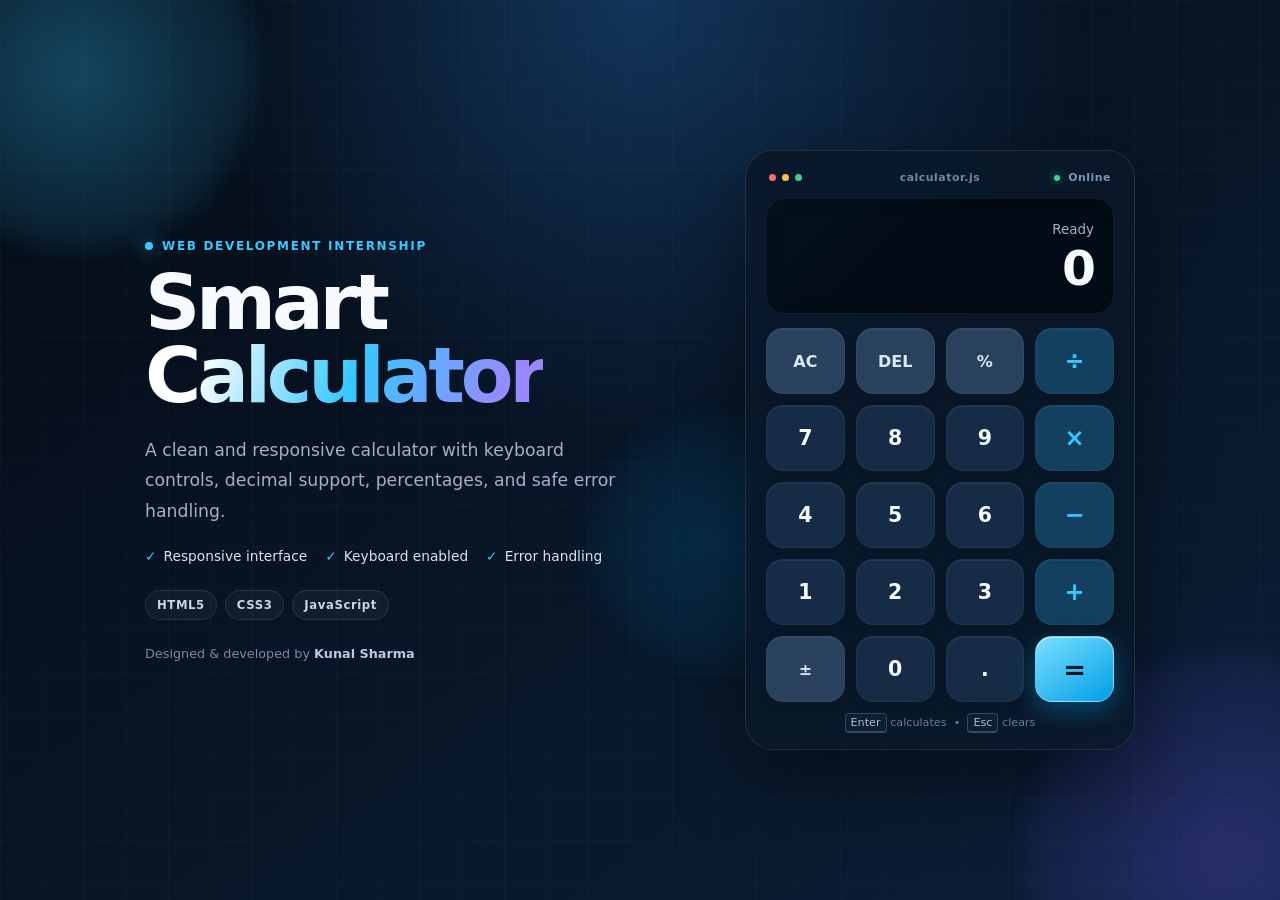
<file: task-01-simple-calculator/index.html>
<!DOCTYPE html>
<html lang="en">
<head>
  <meta charset="UTF-8">
  <meta name="viewport" content="width=device-width, initial-scale=1.0">
  <meta name="theme-color" content="#07111f">
  <meta name="description" content="A responsive calculator internship project built with HTML, CSS, and JavaScript.">
  <title>Smart Calculator | Kunal Sharma</title>
  <link rel="stylesheet" href="style.css">
</head>
<body>
  <div class="background-effects" aria-hidden="true">
    <span class="orb orb-one"></span>
    <span class="orb orb-two"></span>
    <span class="orb orb-three"></span>
  </div>

  <main class="page-shell">
    <section class="project-copy" aria-labelledby="project-title">
      <p class="eyebrow"><span></span> Web Development Internship</p>
      <h1 id="project-title">Smart<br><strong>Calculator</strong></h1>
      <p class="description">
        A clean and responsive calculator with keyboard controls, decimal support,
        percentages, and safe error handling.
      </p>

      <ul class="feature-list" aria-label="Project features">
        <li>Responsive interface</li>
        <li>Keyboard enabled</li>
        <li>Error handling</li>
      </ul>

      <div class="tech-stack" aria-label="Technologies used">
        <span>HTML5</span>
        <span>CSS3</span>
        <span>JavaScript</span>
      </div>

      <p class="author">Designed &amp; developed by <strong>Kunal Sharma</strong></p>
    </section>

    <section class="calculator-card" aria-label="Smart calculator">
      <header class="calculator-header">
        <div class="window-controls" aria-hidden="true">
          <span></span><span></span><span></span>
        </div>
        <p>calculator.js</p>
        <span class="status"><i></i> Online</span>
      </header>

      <div class="display" aria-live="polite" aria-atomic="true">
        <p class="calculation" id="calculation">Ready</p>
        <output class="result" id="result">0</output>
      </div>

      <div class="keypad">
        <button class="key utility" type="button" data-action="clear" title="Clear calculator">AC</button>
        <button class="key utility" type="button" data-action="delete" aria-label="Delete last digit" title="Delete last digit">DEL</button>
        <button class="key utility" type="button" data-action="percent" aria-label="Percentage" title="Percentage">%</button>
        <button class="key operator" type="button" data-operation="/" aria-label="Divide" title="Divide">÷</button>

        <button class="key" type="button" data-number="7">7</button>
        <button class="key" type="button" data-number="8">8</button>
        <button class="key" type="button" data-number="9">9</button>
        <button class="key operator" type="button" data-operation="*" aria-label="Multiply" title="Multiply">×</button>

        <button class="key" type="button" data-number="4">4</button>
        <button class="key" type="button" data-number="5">5</button>
        <button class="key" type="button" data-number="6">6</button>
        <button class="key operator" type="button" data-operation="-" aria-label="Subtract" title="Subtract">−</button>

        <button class="key" type="button" data-number="1">1</button>
        <button class="key" type="button" data-number="2">2</button>
        <button class="key" type="button" data-number="3">3</button>
        <button class="key operator" type="button" data-operation="+" aria-label="Add" title="Add">+</button>

        <button class="key utility" type="button" data-action="sign" aria-label="Change number sign" title="Change number sign">±</button>
        <button class="key" type="button" data-number="0">0</button>
        <button class="key" type="button" data-number="." aria-label="Decimal point">.</button>
        <button class="key equals" id="equals-button" type="button" data-action="calculate" aria-label="Calculate answer" title="Calculate answer">=</button>
      </div>

      <p class="keyboard-tip"><kbd>Enter</kbd> calculates &nbsp;•&nbsp; <kbd>Esc</kbd> clears</p>
    </section>
  </main>

  <script src="script.js"></script>
</body>
</html>
</file>
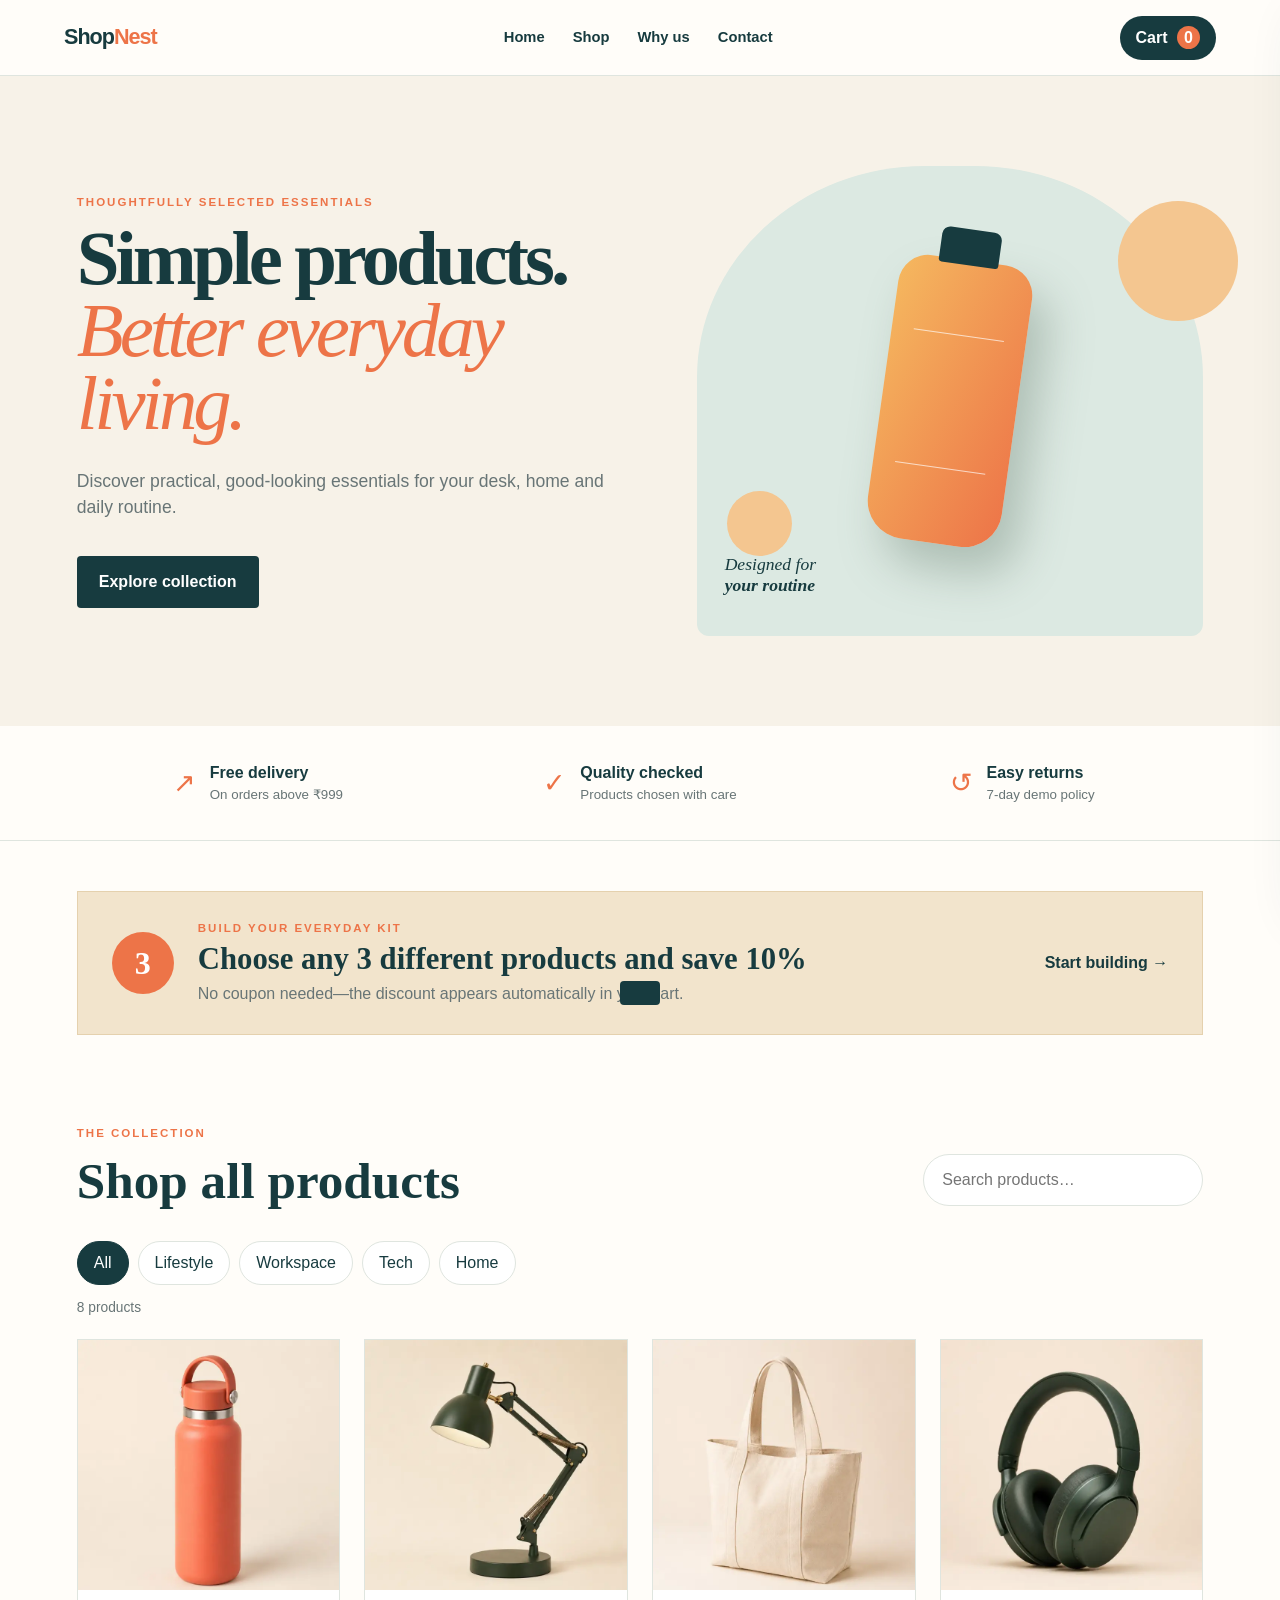
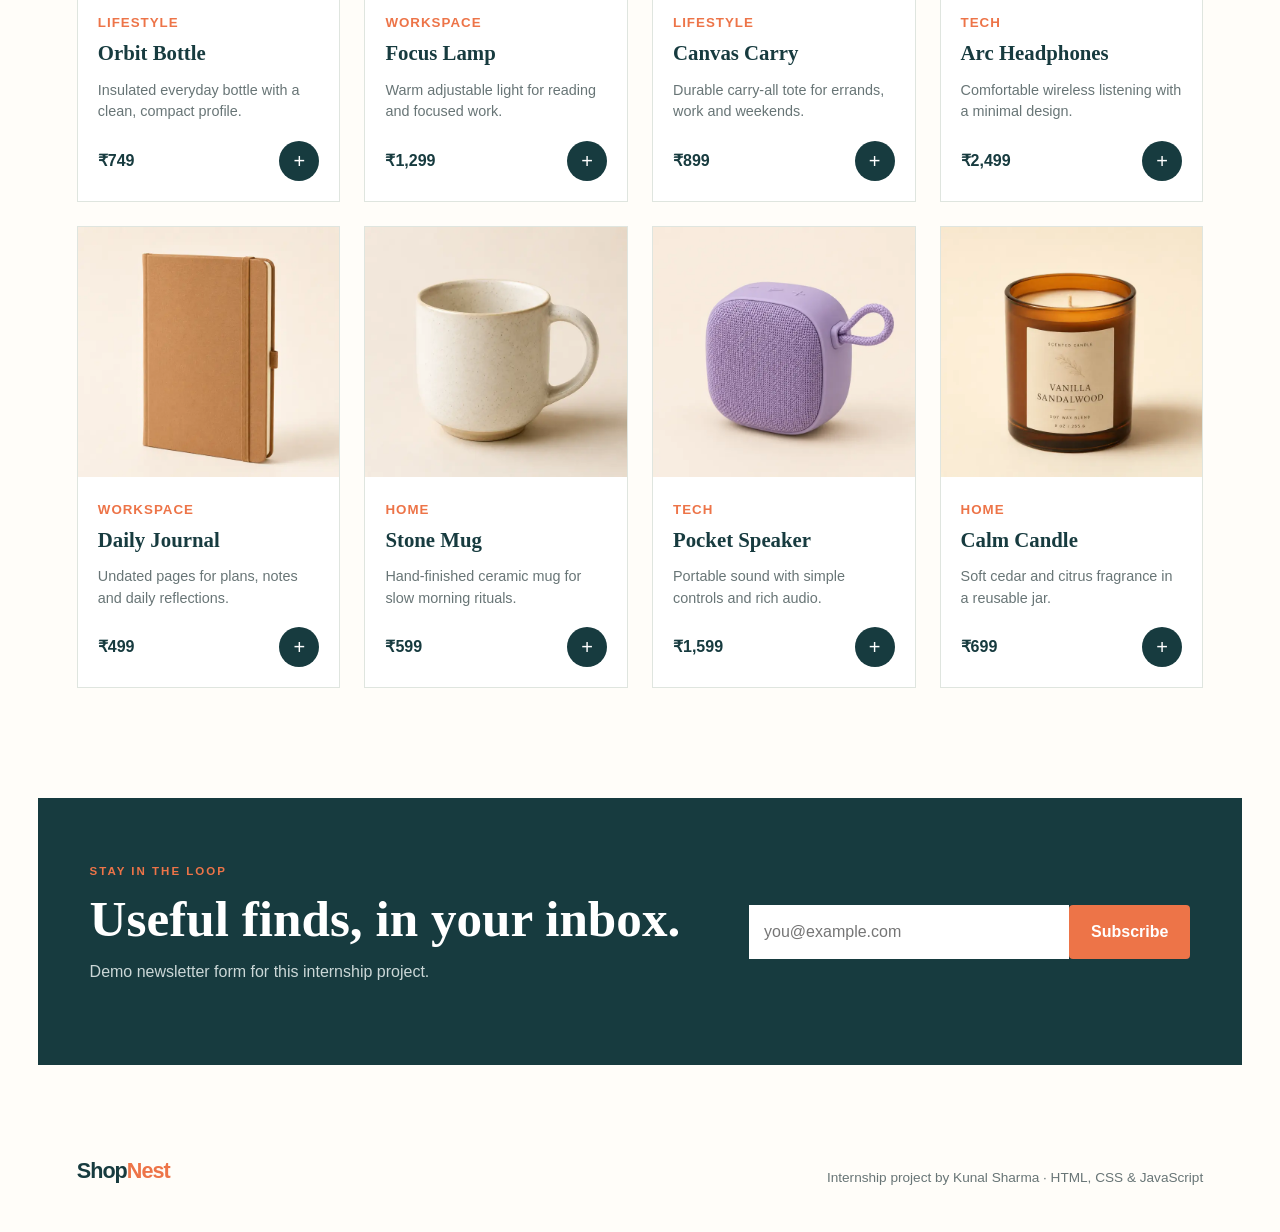
<file: task-02-ecommerce-website/index.html>
<!DOCTYPE html>
<html lang="en">
<head>
  <meta charset="UTF-8">
  <meta name="viewport" content="width=device-width, initial-scale=1.0">
  <meta name="description" content="ShopNest is a responsive e-commerce internship project built with HTML, CSS, and JavaScript.">
  <meta name="theme-color" content="#173b3f">
  <title>ShopNest | Modern Everyday Essentials</title>
  <link rel="stylesheet" href="style.css">
</head>
<body>
  <header class="site-header">
    <a class="brand" href="#home" aria-label="ShopNest home">Shop<span>Nest</span></a>
    <button class="menu-button" id="menuButton" type="button" aria-expanded="false" aria-controls="mainNav">☰<span class="sr-only">Open menu</span></button>
    <nav id="mainNav" aria-label="Main navigation">
      <a href="#home">Home</a><a href="#products">Shop</a><a href="#benefits">Why us</a><a href="#contact">Contact</a>
    </nav>
    <button class="cart-button" id="cartButton" type="button" aria-label="Open shopping cart">Cart <span id="cartCount">0</span></button>
  </header>

  <main>
    <section class="hero" id="home">
      <div class="hero-copy">
        <p class="eyebrow">Thoughtfully selected essentials</p>
        <h1>Simple products.<br><em>Better everyday living.</em></h1>
        <p>Discover practical, good-looking essentials for your desk, home and daily routine.</p>
        <a class="primary-button" href="#products">Explore collection</a>
      </div>
      <div class="hero-art" aria-label="Featured reusable water bottle">
        <div class="shape shape-one"></div><div class="shape shape-two"></div>
        <div class="bottle"><span></span></div>
        <p>Designed for<br><strong>your routine</strong></p>
      </div>
    </section>

    <section class="benefits" id="benefits" aria-label="Store benefits">
      <article><span>↗</span><div><strong>Free delivery</strong><small>On orders above ₹999</small></div></article>
      <article><span>✓</span><div><strong>Quality checked</strong><small>Products chosen with care</small></div></article>
      <article><span>↺</span><div><strong>Easy returns</strong><small>7-day demo policy</small></div></article>
    </section>

    <aside class="bundle-banner" aria-label="Everyday Kit bundle offer">
      <div class="bundle-mark" aria-hidden="true">3</div>
      <div>
        <p class="eyebrow">Build your Everyday Kit</p>
        <h2>Choose any 3 different products and save 10%</h2>
        <p>No coupon needed—the discount appears automatically in your cart.</p>
      </div>
      <a href="#products">Start building →</a>
    </aside>

    <section class="shop-section" id="products">
      <div class="section-heading">
        <div><p class="eyebrow">The collection</p><h2>Shop all products</h2></div>
        <label class="search-box"><span class="sr-only">Search products</span><input id="searchInput" type="search" placeholder="Search products…" autocomplete="off"></label>
      </div>
      <div class="filters" id="filters" aria-label="Product categories"></div>
      <p class="result-count" id="resultCount" aria-live="polite"></p>
      <div class="product-grid" id="productGrid"></div>
      <p class="empty-state" id="emptyState" hidden>No matching products found. Try another search.</p>
    </section>

    <section class="newsletter" id="contact">
      <div><p class="eyebrow">Stay in the loop</p><h2>Useful finds, in your inbox.</h2><p>Demo newsletter form for this internship project.</p></div>
      <form id="newsletterForm"><label class="sr-only" for="email">Email address</label><input id="email" type="email" placeholder="you@example.com" required><button type="submit">Subscribe</button></form>
    </section>
  </main>

  <footer><a class="brand" href="#home">Shop<span>Nest</span></a><p>Internship project by Kunal Sharma · HTML, CSS &amp; JavaScript</p></footer>

  <div class="overlay" id="overlay" hidden></div>
  <aside class="cart-drawer" id="cartDrawer" aria-labelledby="cartTitle" aria-hidden="true">
    <header><div><p class="eyebrow">Your selection</p><h2 id="cartTitle">Shopping cart</h2></div><button id="closeCart" type="button" aria-label="Close cart">×</button></header>
    <div class="cart-items" id="cartItems"></div>
    <div class="cart-footer">
      <p class="bundle-progress" id="bundleStatus" aria-live="polite"></p>
      <div class="discount-row" id="discountRow" hidden><span>Everyday Kit discount</span><strong id="cartDiscount">−₹0</strong></div>
      <div><span>Total</span><strong id="cartTotal">₹0</strong></div>
      <small>Taxes and delivery calculated at checkout</small>
      <button class="checkout-button" id="checkoutButton" type="button">Demo checkout</button>
    </div>
  </aside>

  <dialog id="checkoutDialog">
    <form id="checkoutForm" method="dialog"><button class="dialog-close" value="cancel" aria-label="Close checkout">×</button><p class="eyebrow">Demo only</p><h2>Checkout details</h2><p>No payment or personal information is sent anywhere.</p><label>Full name<input name="name" required autocomplete="name"></label><label>Email<input name="email" type="email" required autocomplete="email"></label><label>Delivery address<textarea name="address" required rows="3" autocomplete="street-address"></textarea></label><button class="primary-button" value="confirm" type="submit">Place demo order</button></form>
  </dialog>
  <div class="toast" id="toast" role="status" aria-live="polite"></div>
  <script src="script.js"></script>
</body>
</html>
</file>
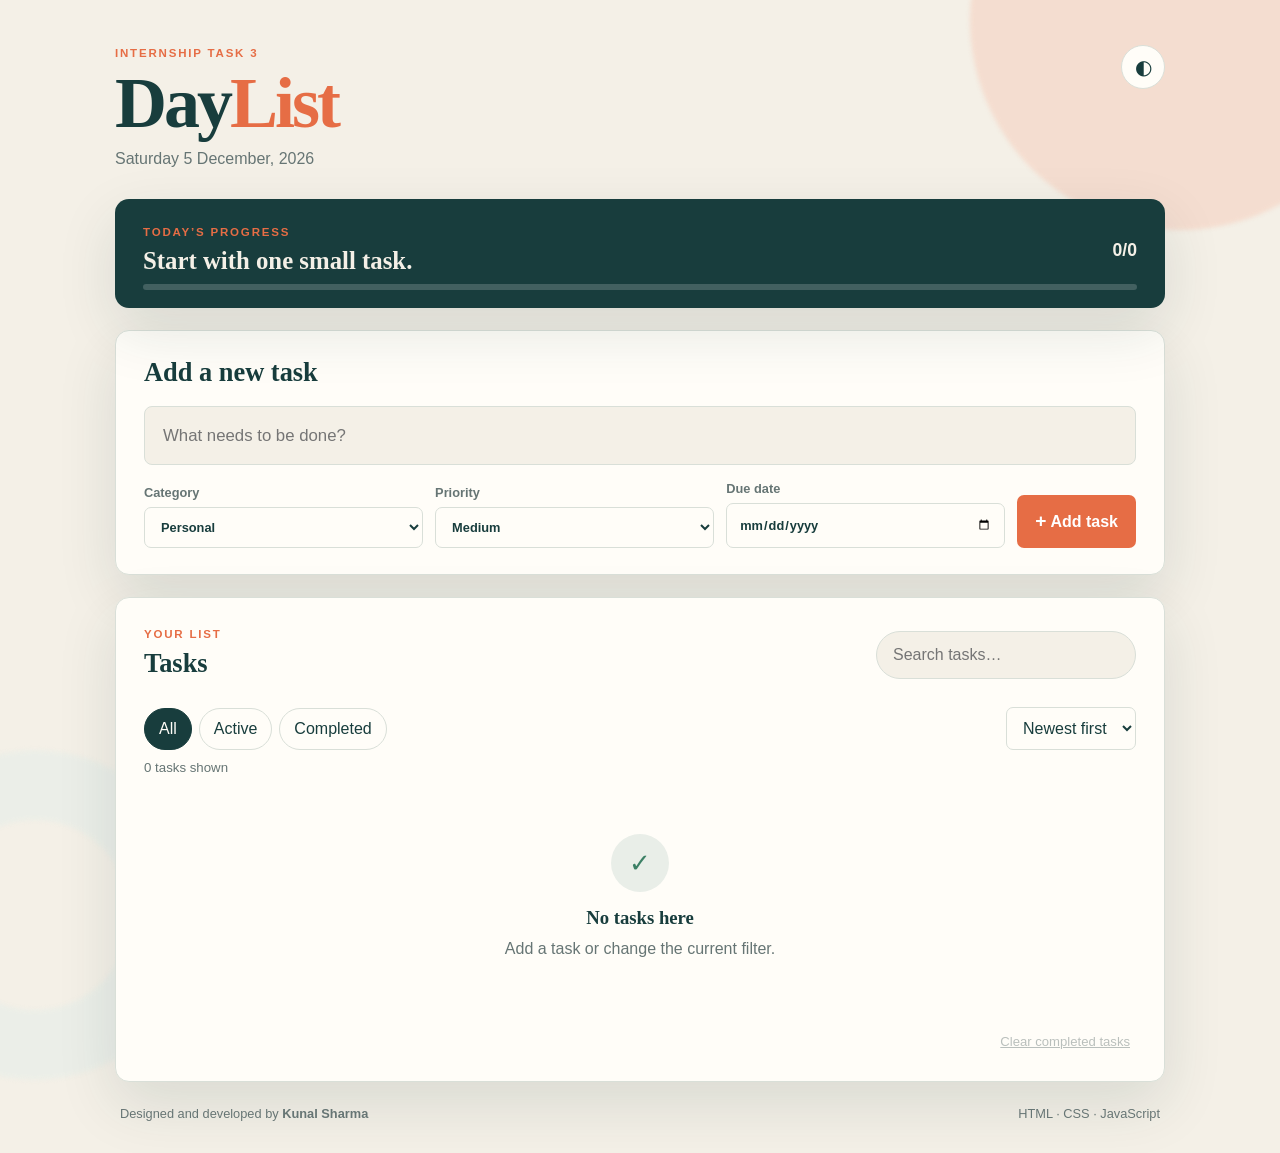
<file: task-03-todo-list-app/index.html>
<!DOCTYPE html>
<html lang="en">
<head>
  <meta charset="UTF-8">
  <meta name="viewport" content="width=device-width, initial-scale=1.0">
  <meta name="description" content="DayList is a responsive to-do list internship project built with HTML, CSS and JavaScript.">
  <meta name="theme-color" content="#183d3d">
  <title>DayList | Simple Task Manager</title>
  <link rel="stylesheet" href="style.css">
</head>
<body>
  <div class="background-shape shape-one" aria-hidden="true"></div>
  <div class="background-shape shape-two" aria-hidden="true"></div>

  <main class="app-shell">
    <header class="app-header">
      <div>
        <p class="eyebrow">Internship Task 3</p>
        <h1>Day<span>List</span></h1>
        <p class="today" id="todayText"></p>
      </div>
      <button class="theme-button" id="themeButton" type="button" aria-label="Switch colour theme" title="Switch colour theme">
        <span aria-hidden="true">◐</span>
      </button>
    </header>

    <section class="progress-card" aria-labelledby="progressTitle">
      <div>
        <p class="eyebrow" id="progressTitle">Today’s progress</p>
        <strong id="progressMessage">Start with one small task.</strong>
      </div>
      <div class="progress-number"><span id="completedCount">0</span>/<span id="totalCount">0</span></div>
      <div class="progress-track" aria-hidden="true"><span id="progressBar"></span></div>
    </section>

    <section class="task-creator" aria-labelledby="addTaskTitle">
      <h2 id="addTaskTitle">Add a new task</h2>
      <form id="taskForm">
        <label class="task-input-label">
          <span class="sr-only">Task title</span>
          <input id="taskInput" name="task" type="text" maxlength="100" placeholder="What needs to be done?" autocomplete="off" required>
        </label>

        <div class="task-options">
          <label>
            <span>Category</span>
            <select id="categoryInput" name="category">
              <option value="Personal">Personal</option>
              <option value="Study">Study</option>
              <option value="Work">Work</option>
              <option value="Health">Health</option>
            </select>
          </label>
          <label>
            <span>Priority</span>
            <select id="priorityInput" name="priority">
              <option value="low">Low</option>
              <option value="medium" selected>Medium</option>
              <option value="high">High</option>
            </select>
          </label>
          <label>
            <span>Due date</span>
            <input id="dateInput" name="dueDate" type="date">
          </label>
          <button class="add-button" type="submit"><span aria-hidden="true">+</span> Add task</button>
        </div>
      </form>
    </section>

    <section class="tasks-section" aria-labelledby="taskListTitle">
      <div class="section-heading">
        <div>
          <p class="eyebrow">Your list</p>
          <h2 id="taskListTitle">Tasks</h2>
        </div>
        <label class="search-box">
          <span class="sr-only">Search tasks</span>
          <input id="searchInput" type="search" placeholder="Search tasks…" autocomplete="off">
        </label>
      </div>

      <div class="toolbar">
        <div class="filters" id="filters" aria-label="Filter tasks">
          <button class="filter-button active" type="button" data-filter="all" aria-pressed="true">All</button>
          <button class="filter-button" type="button" data-filter="active" aria-pressed="false">Active</button>
          <button class="filter-button" type="button" data-filter="completed" aria-pressed="false">Completed</button>
        </div>
        <select id="sortInput" aria-label="Sort tasks">
          <option value="newest">Newest first</option>
          <option value="due-date">Due date</option>
          <option value="priority">Priority</option>
        </select>
      </div>

      <p class="result-text" id="resultText" aria-live="polite"></p>
      <ul class="task-list" id="taskList"></ul>

      <div class="empty-state" id="emptyState" hidden>
        <div aria-hidden="true">✓</div>
        <h3>No tasks here</h3>
        <p>Add a task or change the current filter.</p>
      </div>

      <button class="clear-button" id="clearCompletedButton" type="button">Clear completed tasks</button>
    </section>

    <footer>
      <p>Designed and developed by <strong>Kunal Sharma</strong></p>
      <p>HTML · CSS · JavaScript</p>
    </footer>
  </main>

  <dialog id="editDialog">
    <form id="editForm" method="dialog">
      <button class="dialog-close" type="button" id="closeDialogButton" aria-label="Close edit form">×</button>
      <p class="eyebrow">Update task</p>
      <h2>Edit your task</h2>
      <input id="editTaskId" type="hidden">
      <label>Task title<input id="editTaskInput" type="text" maxlength="100" required></label>
      <label>Category
        <select id="editCategoryInput">
          <option value="Personal">Personal</option><option value="Study">Study</option><option value="Work">Work</option><option value="Health">Health</option>
        </select>
      </label>
      <label>Priority
        <select id="editPriorityInput">
          <option value="low">Low</option><option value="medium">Medium</option><option value="high">High</option>
        </select>
      </label>
      <label>Due date<input id="editDateInput" type="date"></label>
      <button class="save-button" type="submit">Save changes</button>
    </form>
  </dialog>

  <div class="toast" id="toast" role="status" aria-live="polite"></div>
  <script src="script.js"></script>
</body>
</html>
</file>
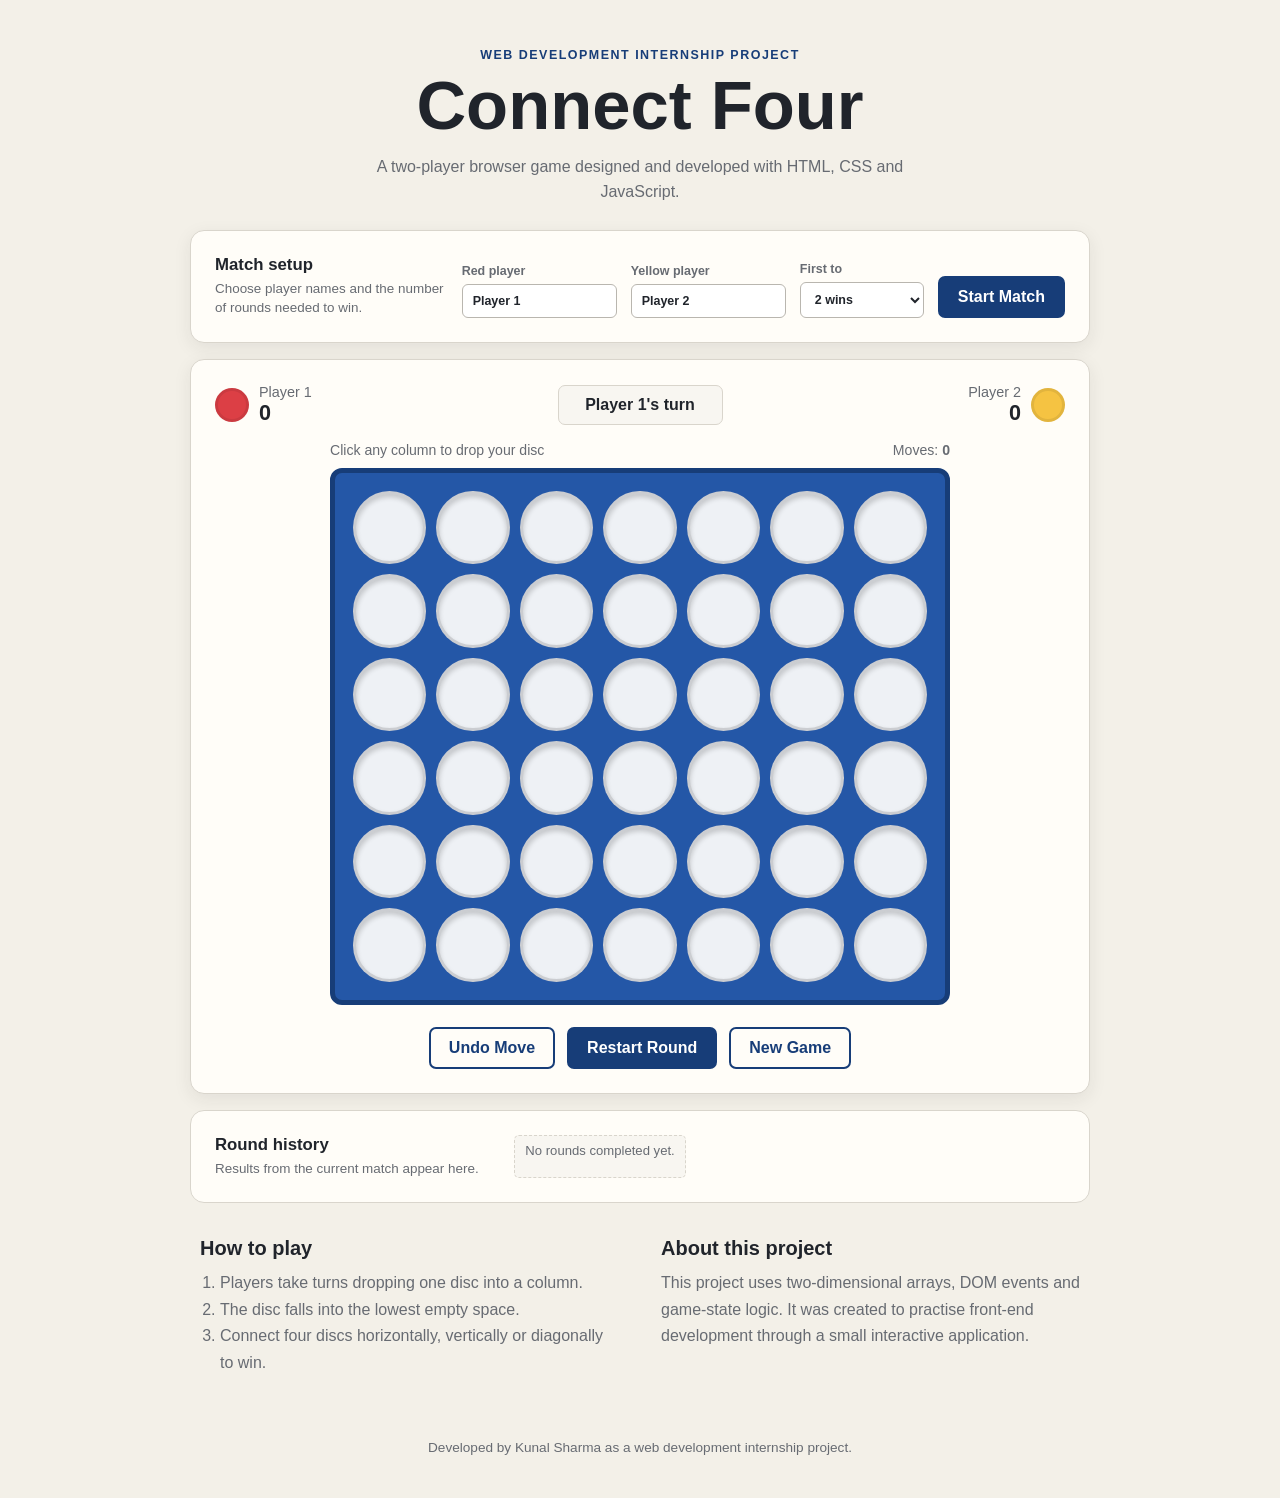
<file: task-04-connect-four/index.html>
<!DOCTYPE html>
<html lang="en">
<head>
  <meta charset="UTF-8">
  <meta name="viewport" content="width=device-width, initial-scale=1.0">
  <meta name="description" content="A simple two-player Connect Four game developed using HTML, CSS and JavaScript.">
  <title>Connect Four | Kunal Sharma</title>
  <link rel="stylesheet" href="style.css">
</head>
<body>
  <main class="page">
    <header class="intro">
      <p class="project-label">WEB DEVELOPMENT INTERNSHIP PROJECT</p>
      <h1>Connect Four</h1>
      <p class="subtitle">A two-player browser game designed and developed with HTML, CSS and JavaScript.</p>
    </header>

    <section class="setup-card" aria-labelledby="setup-title">
      <div>
        <h2 id="setup-title">Match setup</h2>
        <p>Choose player names and the number of rounds needed to win.</p>
      </div>
      <label>
        Red player
        <input id="player-one-name" type="text" value="Player 1" maxlength="12">
      </label>
      <label>
        Yellow player
        <input id="player-two-name" type="text" value="Player 2" maxlength="12">
      </label>
      <label>
        First to
        <select id="target-score">
          <option value="1">1 win</option>
          <option value="2" selected>2 wins</option>
          <option value="3">3 wins</option>
        </select>
      </label>
      <button id="start-match" class="button primary" type="button">Start Match</button>
    </section>

    <section class="game-card" aria-labelledby="game-status">
      <div class="scoreboard">
        <div class="player player-one">
          <span class="small-disc red" aria-hidden="true"></span>
          <div>
            <span id="player-one-label">Player 1</span>
            <strong id="player-one-score">0</strong>
          </div>
        </div>

        <p id="game-status" class="status" aria-live="polite">Player 1's turn</p>

        <div class="player player-two">
          <div>
            <span id="player-two-label">Player 2</span>
            <strong id="player-two-score">0</strong>
          </div>
          <span class="small-disc yellow" aria-hidden="true"></span>
        </div>
      </div>

      <div class="game-details">
        <p class="board-help">Click any column to drop your disc</p>
        <p>Moves: <strong id="move-count">0</strong></p>
      </div>
      <div id="game-board" class="board" role="grid" aria-label="Connect Four game board"></div>

      <div class="controls">
        <button id="undo-move" class="button secondary" type="button">Undo Move</button>
        <button id="restart-round" class="button primary" type="button">Restart Round</button>
        <button id="new-game" class="button secondary" type="button">New Game</button>
      </div>
    </section>

    <section class="history-card" aria-labelledby="history-title">
      <div>
        <h2 id="history-title">Round history</h2>
        <p>Results from the current match appear here.</p>
      </div>
      <ol id="round-history" class="round-history">
        <li class="empty-history">No rounds completed yet.</li>
      </ol>
    </section>

    <section class="info-section">
      <div>
        <h2>How to play</h2>
        <ol>
          <li>Players take turns dropping one disc into a column.</li>
          <li>The disc falls into the lowest empty space.</li>
          <li>Connect four discs horizontally, vertically or diagonally to win.</li>
        </ol>
      </div>
      <div>
        <h2>About this project</h2>
        <p>This project uses two-dimensional arrays, DOM events and game-state logic. It was created to practise front-end development through a small interactive application.</p>
      </div>
    </section>
  </main>

  <footer>
    <p>Developed by Kunal Sharma as a web development internship project.</p>
  </footer>

  <script src="script.js"></script>
</body>
</html>
</file>
<file: task-01-simple-calculator/style.css>
:root {
  color-scheme: dark;
  --page: #050b15;
  --page-light: #0b1f37;
  --panel: rgba(10, 24, 42, 0.88);
  --display: rgba(3, 11, 22, 0.92);
  --key: rgba(25, 47, 75, 0.9);
  --key-hover: #254a75;
  --utility: rgba(45, 70, 99, 0.92);
  --accent: #37c8ff;
  --accent-strong: #009ee7;
  --purple: #775cff;
  --text: #f7fbff;
  --muted: #9fb2c9;
  --border: rgba(255, 255, 255, 0.1);
  --shadow: 0 30px 80px rgba(0, 0, 0, 0.45);
}

* {
  box-sizing: border-box;
  margin: 0;
  padding: 0;
}

html {
  min-width: 280px;
  background: var(--page);
}

body {
  min-height: 100vh;
  min-height: 100svh;
  display: grid;
  place-items: center;
  padding: clamp(18px, 4vw, 48px);
  overflow-x: hidden;
  position: relative;
  isolation: isolate;
  color: var(--text);
  background:
    linear-gradient(rgba(255, 255, 255, 0.018) 1px, transparent 1px),
    linear-gradient(90deg, rgba(255, 255, 255, 0.018) 1px, transparent 1px),
    radial-gradient(circle at 50% 0%, #12355a 0%, transparent 40%),
    linear-gradient(145deg, var(--page), var(--page-light));
  background-size: 42px 42px, 42px 42px, auto, auto;
  font-family: Inter, ui-sans-serif, system-ui, -apple-system, BlinkMacSystemFont, "Segoe UI", sans-serif;
}

button,
output {
  font: inherit;
}

.background-effects {
  position: fixed;
  inset: 0;
  z-index: -1;
  overflow: hidden;
  pointer-events: none;
}

.orb {
  position: absolute;
  display: block;
  border-radius: 50%;
  opacity: 0.42;
  filter: blur(12px);
  animation: float 12s ease-in-out infinite alternate;
}

.orb-one {
  width: clamp(180px, 28vw, 430px);
  aspect-ratio: 1;
  top: -12%;
  left: -8%;
  background: radial-gradient(circle, rgba(55, 200, 255, 0.75), rgba(55, 200, 255, 0));
}

.orb-two {
  width: clamp(220px, 32vw, 500px);
  aspect-ratio: 1;
  right: -12%;
  bottom: -18%;
  background: radial-gradient(circle, rgba(119, 92, 255, 0.65), rgba(119, 92, 255, 0));
  animation-delay: -4s;
}

.orb-three {
  width: clamp(140px, 20vw, 300px);
  aspect-ratio: 1;
  top: 46%;
  left: 46%;
  background: radial-gradient(circle, rgba(0, 158, 231, 0.42), rgba(0, 158, 231, 0));
  animation-delay: -8s;
}

.page-shell {
  width: min(100%, 990px);
  display: grid;
  grid-template-columns: minmax(0, 1fr) minmax(320px, 390px);
  align-items: center;
  gap: clamp(36px, 8vw, 100px);
}

.project-copy {
  max-width: 490px;
}

.eyebrow {
  display: flex;
  align-items: center;
  gap: 9px;
  margin-bottom: 14px;
  color: var(--accent);
  font-size: 0.75rem;
  font-weight: 800;
  letter-spacing: 0.14em;
  text-transform: uppercase;
}

.eyebrow span {
  width: 8px;
  height: 8px;
  border-radius: 50%;
  background: var(--accent);
  box-shadow: 0 0 18px var(--accent);
}

.project-copy h1 {
  font-size: clamp(2.7rem, 6vw, 5rem);
  font-weight: 750;
  letter-spacing: -0.055em;
  line-height: 0.95;
}

.project-copy h1 strong {
  color: transparent;
  background: linear-gradient(110deg, #ffffff 15%, var(--accent) 52%, #9988ff 90%);
  background-clip: text;
  -webkit-background-clip: text;
}

.description {
  max-width: 46ch;
  margin-top: 22px;
  color: var(--muted);
  font-size: clamp(0.94rem, 1.6vw, 1.08rem);
  line-height: 1.75;
}

.feature-list {
  display: flex;
  flex-wrap: wrap;
  gap: 10px 18px;
  margin-top: 22px;
  list-style: none;
  color: #d6e5f5;
  font-size: 0.86rem;
}

.feature-list li::before {
  content: "✓";
  margin-right: 7px;
  color: var(--accent);
  font-weight: 800;
}

.tech-stack {
  display: flex;
  flex-wrap: wrap;
  gap: 8px;
  margin-top: 26px;
}

.tech-stack span {
  padding: 7px 11px;
  border: 1px solid var(--border);
  border-radius: 999px;
  color: #c4d6e9;
  background: rgba(255, 255, 255, 0.04);
  font-size: 0.73rem;
  font-weight: 750;
  letter-spacing: 0.05em;
}

.author {
  margin-top: 26px;
  color: #758ca6;
  font-size: 0.8rem;
}

.author strong {
  color: #b7cbe0;
}

.calculator-card {
  width: 100%;
  padding: clamp(14px, 3vw, 20px);
  border: 1px solid var(--border);
  border-radius: 28px;
  background: var(--panel);
  box-shadow: var(--shadow);
  backdrop-filter: blur(22px);
  -webkit-backdrop-filter: blur(22px);
}

.calculator-header {
  display: grid;
  grid-template-columns: 1fr auto 1fr;
  align-items: center;
  margin: 0 3px 14px;
  color: #7189a4;
  font-size: 0.68rem;
  font-weight: 700;
  letter-spacing: 0.05em;
}

.window-controls {
  display: flex;
  gap: 6px;
}

.window-controls span {
  width: 7px;
  height: 7px;
  border-radius: 50%;
  background: #344b64;
}

.window-controls span:first-child {
  background: #ff6b75;
}

.window-controls span:nth-child(2) {
  background: #f9bd4f;
}

.window-controls span:last-child {
  background: #3fd28b;
}

.status {
  justify-self: end;
  color: #7d98b4;
}

.status i {
  width: 6px;
  height: 6px;
  display: inline-block;
  margin-right: 4px;
  border-radius: 50%;
  background: #3fd28b;
  box-shadow: 0 0 9px rgba(63, 210, 139, 0.8);
}

.display {
  min-height: 116px;
  display: flex;
  flex-direction: column;
  align-items: flex-end;
  justify-content: flex-end;
  gap: 8px;
  margin-bottom: 14px;
  padding: 19px;
  overflow: hidden;
  border: 1px solid rgba(255, 255, 255, 0.06);
  border-radius: 19px;
  background:
    linear-gradient(135deg, rgba(55, 200, 255, 0.035), transparent 45%),
    var(--display);
  box-shadow: inset 0 1px 16px rgba(0, 0, 0, 0.24);
}

.calculation {
  width: 100%;
  overflow: hidden;
  color: var(--muted);
  font-size: 0.84rem;
  text-align: right;
  text-overflow: ellipsis;
  white-space: nowrap;
}

.result {
  width: 100%;
  overflow: hidden;
  color: var(--text);
  font-size: clamp(2.2rem, 10vw, 3.05rem);
  font-weight: 720;
  letter-spacing: -0.04em;
  line-height: 1;
  text-align: right;
  text-overflow: ellipsis;
  white-space: nowrap;
}

.keypad {
  display: grid;
  grid-template-columns: repeat(4, minmax(0, 1fr));
  gap: clamp(8px, 2.2vw, 11px);
}

.key {
  width: 100%;
  height: clamp(50px, 14vw, 66px);
  min-width: 0;
  border: 1px solid rgba(255, 255, 255, 0.045);
  border-radius: 17px;
  color: var(--text);
  background: var(--key);
  box-shadow: inset 0 1px 0 rgba(255, 255, 255, 0.06), 0 5px 12px rgba(0, 0, 0, 0.12);
  cursor: pointer;
  font-size: clamp(1rem, 4.6vw, 1.28rem);
  font-weight: 700;
  transition: transform 120ms ease, background 120ms ease, border-color 120ms ease, box-shadow 120ms ease;
  -webkit-tap-highlight-color: transparent;
  touch-action: manipulation;
  user-select: none;
}

.key:hover {
  border-color: rgba(55, 200, 255, 0.2);
  background: var(--key-hover);
  transform: translateY(-1px);
}

.key:active,
.key.is-pressed {
  transform: translateY(2px) scale(0.97);
  box-shadow: none;
}

.key:focus-visible {
  outline: 3px solid rgba(55, 200, 255, 0.5);
  outline-offset: 2px;
}

.utility {
  color: #d9e8f7;
  background: var(--utility);
  font-size: clamp(0.84rem, 3.8vw, 1rem);
}

.operator {
  color: var(--accent);
  background: rgba(19, 67, 97, 0.96);
  font-size: clamp(1.2rem, 5.5vw, 1.5rem);
}

.equals {
  position: relative;
  isolation: isolate;
  overflow: hidden;
  border-color: rgba(255, 255, 255, 0.34);
  color: #00151f;
  background: linear-gradient(145deg, #7be0ff, var(--accent-strong));
  box-shadow: 0 8px 24px rgba(0, 158, 231, 0.38), inset 0 1px 0 rgba(255, 255, 255, 0.55);
  font-size: clamp(1.35rem, 6vw, 1.7rem);
  font-weight: 900;
}

.equals::after {
  content: "";
  position: absolute;
  inset: 0;
  z-index: -1;
  background: linear-gradient(110deg, transparent 20%, rgba(255, 255, 255, 0.45) 48%, transparent 75%);
  transform: translateX(-120%);
  transition: transform 400ms ease;
}

.equals:hover {
  border-color: rgba(255, 255, 255, 0.5);
  background: linear-gradient(145deg, #a3eaff, #20b9fa);
  box-shadow: 0 10px 30px rgba(0, 158, 231, 0.52);
}

.equals:hover::after {
  transform: translateX(120%);
}

.keyboard-tip {
  margin-top: 14px;
  color: #657e99;
  font-size: 0.7rem;
  text-align: center;
}

kbd {
  padding: 2px 5px;
  border: 1px solid #314a65;
  border-bottom-width: 2px;
  border-radius: 4px;
  color: #a9bfd5;
  background: #101e30;
  font: inherit;
}

@keyframes float {
  from { transform: translate3d(-2%, -2%, 0) scale(0.96); }
  to { transform: translate3d(5%, 5%, 0) scale(1.06); }
}

@media (max-width: 760px) {
  body {
    place-items: start center;
    padding: 22px 14px;
  }

  .page-shell {
    width: min(100%, 410px);
    grid-template-columns: 1fr;
    gap: 20px;
  }

  .project-copy {
    text-align: center;
  }

  .eyebrow,
  .feature-list,
  .tech-stack {
    justify-content: center;
  }

  .project-copy h1 {
    font-size: clamp(2.2rem, 12vw, 3.15rem);
    line-height: 0.92;
  }

  .description {
    margin: 14px auto 0;
    line-height: 1.55;
  }

  .feature-list,
  .tech-stack,
  .author {
    margin-top: 14px;
  }

  .calculator-card {
    border-radius: 24px;
  }
}

@media (max-width: 360px) {
  body {
    padding: 14px 10px;
  }

  .page-shell {
    gap: 14px;
  }

  .calculator-card {
    padding: 12px;
    border-radius: 20px;
  }

  .calculator-header {
    margin-bottom: 10px;
  }

  .display {
    min-height: 96px;
    margin-bottom: 10px;
    padding: 15px;
  }

  .keypad {
    gap: 7px;
  }

  .key {
    height: 48px;
    border-radius: 13px;
  }
}

@media (max-width: 760px) and (max-height: 700px) {
  .description,
  .feature-list,
  .tech-stack,
  .author,
  .keyboard-tip {
    display: none;
  }

  .eyebrow {
    margin-bottom: 8px;
  }

  .project-copy h1 {
    font-size: clamp(1.85rem, 9vw, 2.45rem);
  }

  .display {
    min-height: 88px;
  }

  .key {
    height: clamp(44px, 11vh, 54px);
  }
}

@media (prefers-reduced-motion: reduce) {
  .orb,
  .key,
  .equals::after {
    animation: none;
    transition: none;
  }
}
</file>
<file: task-02-ecommerce-website/style.css>
:root{--ink:#173b3f;--accent:#ed7448;--cream:#f7f2e8;--paper:#fffdf9;--muted:#687576;--line:#dfe5df;--shadow:0 18px 50px rgba(23,59,63,.12)}*{box-sizing:border-box}html{scroll-behavior:smooth}body{margin:0;background:var(--paper);color:var(--ink);font-family:Arial,sans-serif;line-height:1.5}button,input,textarea{font:inherit}button,a{touch-action:manipulation}.sr-only{position:absolute;width:1px;height:1px;overflow:hidden;clip:rect(0,0,0,0)}.site-header{height:76px;display:flex;align-items:center;gap:34px;padding:0 max(5vw,24px);position:sticky;top:0;z-index:20;background:rgba(255,253,249,.94);backdrop-filter:blur(14px);border-bottom:1px solid var(--line)}.brand{font-size:1.35rem;font-weight:800;color:var(--ink);text-decoration:none;letter-spacing:-1px}.brand span{color:var(--accent)}nav{display:flex;gap:28px;margin:auto}nav a{color:var(--ink);text-decoration:none;font-size:.92rem;font-weight:700}nav a:hover{color:var(--accent)}.cart-button,.menu-button{border:0;background:var(--ink);color:white;border-radius:100px;padding:10px 16px;font-weight:700;cursor:pointer}.cart-button span{display:inline-grid;place-items:center;background:var(--accent);min-width:23px;height:23px;border-radius:50%;margin-left:5px}.menu-button{display:none}.hero{min-height:650px;padding:80px max(6vw,24px);display:grid;grid-template-columns:1.05fr .95fr;align-items:center;gap:60px;background:var(--cream);overflow:hidden}.eyebrow{text-transform:uppercase;letter-spacing:2px;font-size:.72rem;font-weight:800;color:var(--accent);margin:0 0 12px}.hero h1{font:700 clamp(3rem,6vw,6.5rem)/.94 Georgia,serif;letter-spacing:-4px;margin:0 0 28px}.hero h1 em{color:var(--accent);font-weight:400}.hero-copy>p:not(.eyebrow){max-width:570px;color:var(--muted);font-size:1.1rem}.primary-button,.newsletter button{display:inline-block;margin-top:18px;border:0;border-radius:4px;background:var(--ink);color:white;text-decoration:none;padding:14px 22px;font-weight:800;cursor:pointer}.hero-art{height:470px;position:relative;display:grid;place-items:center;background:#dce9e2;border-radius:45% 45% 12px 12px}.hero-art>p{position:absolute;bottom:22px;left:28px;font:italic 1.1rem Georgia,serif}.bottle{width:135px;height:285px;border-radius:30px 30px 38px 38px;background:linear-gradient(110deg,#f5b85f,#ed7448);box-shadow:20px 25px 45px #6a7f7066;transform:rotate(8deg);position:relative}.bottle:before{content:"";position:absolute;width:60px;height:36px;background:var(--ink);top:-31px;left:37px;border-radius:8px 8px 3px 3px}.bottle span{position:absolute;inset:75px 22px;border:1px solid #ffffffaa;border-width:1px 0}.shape{position:absolute;border-radius:50%;background:#f4c690}.shape-one{width:120px;height:120px;right:-35px;top:35px}.shape-two{width:65px;height:65px;left:30px;bottom:80px}.benefits{padding:25px max(6vw,24px);display:grid;grid-template-columns:repeat(3,1fr);gap:20px;border-bottom:1px solid var(--line)}.benefits article{display:flex;align-items:center;justify-content:center;gap:14px;padding:10px}.benefits article>span{font-size:1.7rem;color:var(--accent)}.benefits strong,.benefits small{display:block}.benefits small{color:var(--muted)}.shop-section{padding:90px max(6vw,24px)}.section-heading{display:flex;justify-content:space-between;align-items:end;gap:30px}.section-heading h2,.newsletter h2{font:700 clamp(2.2rem,4vw,4rem)/1 Georgia,serif;margin:0}.search-box input{min-width:280px;padding:13px 18px;border:1px solid var(--line);border-radius:100px;background:white;color:var(--ink)}.filters{display:flex;gap:9px;flex-wrap:wrap;margin:35px 0 10px}.filter-button{border:1px solid var(--line);background:white;color:var(--ink);border-radius:100px;padding:9px 16px;cursor:pointer}.filter-button.active{background:var(--ink);color:white;border-color:var(--ink)}.result-count{color:var(--muted);font-size:.86rem}.product-grid{display:grid;grid-template-columns:repeat(4,1fr);gap:24px;margin-top:20px}.product-card{border:1px solid var(--line);background:white;transition:.25s}.product-card:hover{transform:translateY(-5px);box-shadow:var(--shadow)}.product-art{height:250px;display:grid;place-items:center;font-size:5rem;background:var(--product-bg)}.product-info{padding:20px}.product-info small{color:var(--accent);text-transform:uppercase;font-weight:800;letter-spacing:1px}.product-info h3{font:700 1.3rem Georgia,serif;margin:7px 0}.product-info p{color:var(--muted);font-size:.9rem;min-height:42px}.product-bottom{display:flex;align-items:center;justify-content:space-between;margin-top:18px}.add-button{border:0;background:var(--ink);color:white;width:40px;height:40px;border-radius:50%;font-size:1.25rem;cursor:pointer}.empty-state{text-align:center;padding:60px;color:var(--muted)}.newsletter{margin:20px max(3vw,14px) 60px;padding:65px max(4vw,25px);background:var(--ink);color:white;display:flex;align-items:center;justify-content:space-between;gap:30px}.newsletter p:not(.eyebrow){color:#cbd7d7}.newsletter form{display:flex}.newsletter input{width:min(320px,50vw);padding:15px;border:0}.newsletter button{margin:0;background:var(--accent)}footer{padding:30px max(6vw,24px);display:flex;justify-content:space-between;color:var(--muted);font-size:.85rem}.overlay{position:fixed;inset:0;background:#0c2020aa;z-index:30}.cart-drawer{position:fixed;top:0;right:0;z-index:31;width:min(430px,100%);height:100dvh;background:white;box-shadow:var(--shadow);padding:25px;display:flex;flex-direction:column;transform:translateX(105%);transition:.3s}.cart-drawer.open{transform:none}.cart-drawer header{display:flex;justify-content:space-between;border-bottom:1px solid var(--line);padding-bottom:15px}.cart-drawer h2{margin:0;font-family:Georgia,serif}.cart-drawer header button,.dialog-close{border:0;background:none;font-size:2rem;cursor:pointer}.cart-items{overflow:auto;flex:1}.cart-empty{text-align:center;color:var(--muted);padding:60px 10px}.cart-item{display:grid;grid-template-columns:65px 1fr auto;gap:13px;padding:18px 0;border-bottom:1px solid var(--line)}.cart-item-art{display:grid;place-items:center;background:var(--product-bg);font-size:1.8rem}.cart-item h3{margin:0 0 4px;font-size:1rem}.quantity{display:flex;align-items:center;gap:10px;margin-top:8px}.quantity button{border:1px solid var(--line);background:white;width:27px;height:27px;cursor:pointer}.remove-button{border:0;background:none;color:var(--accent);cursor:pointer}.cart-footer{padding-top:20px}.cart-footer>div{display:flex;justify-content:space-between;font-size:1.15rem}.cart-footer small{color:var(--muted)}.checkout-button{width:100%;border:0;background:var(--accent);color:white;padding:15px;margin-top:15px;font-weight:800;cursor:pointer}dialog{width:min(520px,calc(100% - 28px));border:0;padding:0;box-shadow:var(--shadow)}dialog::backdrop{background:#0c2020bb}dialog form{padding:35px;position:relative}dialog h2{font:700 2.2rem Georgia,serif;margin:0}dialog label{display:grid;gap:5px;margin-top:14px;font-weight:700}dialog input,dialog textarea{padding:11px;border:1px solid var(--line)}.dialog-close{position:absolute;right:20px;top:12px}.toast{position:fixed;left:50%;bottom:25px;z-index:50;transform:translate(-50%,130px);background:var(--ink);color:white;padding:12px 20px;border-radius:4px;transition:.3s}.toast.show{transform:translate(-50%,0)}
@media(max-width:950px){.hero{grid-template-columns:1fr;min-height:auto}.hero-art{height:390px}.product-grid{grid-template-columns:repeat(2,1fr)}.hero h1{letter-spacing:-2px}.benefits{grid-template-columns:1fr}.benefits article{justify-content:flex-start}.newsletter{align-items:flex-start;flex-direction:column}}
@media(max-width:650px){.site-header{height:66px;padding:0 16px}.menu-button{display:block;margin-left:auto;padding:8px 12px}.site-header nav{position:absolute;top:66px;left:0;right:0;display:none;flex-direction:column;background:white;padding:20px;border-bottom:1px solid var(--line)}.site-header nav.open{display:flex}.cart-button{padding:8px 12px}.hero{padding:60px 20px;gap:40px}.hero-art{height:330px}.bottle{transform:scale(.8) rotate(8deg)}.section-heading{align-items:stretch;flex-direction:column}.search-box input{width:100%;min-width:0}.product-grid{grid-template-columns:1fr}.product-art{height:220px}.shop-section{padding:65px 20px}.newsletter{padding:40px 22px}.newsletter form{width:100%;flex-direction:column}.newsletter input{width:100%}.newsletter button{margin-top:8px}footer{align-items:flex-start;flex-direction:column;gap:10px}}
@media(prefers-reduced-motion:reduce){*{scroll-behavior:auto!important;transition:none!important}}
.product-art{overflow:hidden;font-size:0}.product-art img{width:100%;height:100%;display:block;object-fit:cover;transition:transform .35s ease}.product-card:hover .product-art img{transform:scale(1.035)}.cart-item-art{overflow:hidden;font-size:0}.cart-item-art img{width:100%;height:100%;display:block;object-fit:cover}
.bundle-banner{margin:50px max(6vw,24px) 0;padding:28px 34px;display:grid;grid-template-columns:auto 1fr auto;align-items:center;gap:24px;background:#f2e4cc;border:1px solid #e5d1ae}.bundle-mark{width:62px;height:62px;display:grid;place-items:center;border-radius:50%;background:var(--accent);color:white;font:700 2rem Georgia,serif}.bundle-banner .eyebrow{margin-bottom:5px}.bundle-banner h2{margin:0;font:700 clamp(1.25rem,2.4vw,2rem) Georgia,serif}.bundle-banner p:last-child{margin:5px 0 0;color:var(--muted)}.bundle-banner>a{color:var(--ink);font-weight:800;text-decoration:none;white-space:nowrap}.bundle-progress{margin:0 0 14px;padding:10px 12px;background:var(--cream);color:var(--ink);font-size:.86rem}.bundle-progress.unlocked{background:#dce9e2;color:#245c4c;font-weight:700}.cart-footer .discount-row{color:#287257;font-size:.95rem;margin-bottom:8px}.cart-footer .discount-row[hidden]{display:none}
@media(max-width:650px){.bundle-banner{margin:35px 20px 0;padding:24px;grid-template-columns:auto 1fr}.bundle-banner>a{grid-column:1/-1}.bundle-mark{width:52px;height:52px}}
</file>
<file: task-03-todo-list-app/style.css>
:root {
  --background: #f4f0e7;
  --surface: #fffdf8;
  --surface-soft: #e9eee8;
  --ink: #183d3d;
  --muted: #667574;
  --accent: #e66d45;
  --accent-soft: #f5d7c8;
  --line: #d9dfd8;
  --success: #3c8065;
  --shadow: 0 22px 60px rgba(24, 61, 61, 0.12);
}

body.dark-theme {
  --background: #102828;
  --surface: #173535;
  --surface-soft: #234444;
  --ink: #f6f1e7;
  --muted: #b2c2bf;
  --accent: #ff8b62;
  --accent-soft: #553c34;
  --line: #345553;
  --success: #7dc4a5;
  --shadow: 0 22px 60px rgba(0, 0, 0, 0.25);
}

* { box-sizing: border-box; }
html { scroll-behavior: smooth; }
body {
  min-height: 100vh;
  margin: 0;
  overflow-x: hidden;
  background: var(--background);
  color: var(--ink);
  font-family: Arial, sans-serif;
  line-height: 1.5;
  transition: background 0.25s ease, color 0.25s ease;
}
button, input, select { font: inherit; }
button { touch-action: manipulation; }
.sr-only { position: absolute; width: 1px; height: 1px; padding: 0; margin: -1px; overflow: hidden; clip: rect(0, 0, 0, 0); white-space: nowrap; border: 0; }

.background-shape { position: fixed; z-index: -1; border-radius: 50%; filter: blur(2px); opacity: 0.75; }
.shape-one { width: 420px; height: 420px; background: var(--accent-soft); top: -190px; right: -110px; }
.shape-two { width: 330px; height: 330px; border: 70px solid var(--surface-soft); bottom: -180px; left: -130px; }

.app-shell { width: min(1050px, calc(100% - 32px)); margin: 0 auto; padding: 45px 0 30px; }
.app-header { display: flex; align-items: flex-start; justify-content: space-between; margin-bottom: 28px; }
.eyebrow { margin: 0 0 5px; color: var(--accent); font-size: 0.72rem; font-weight: 800; letter-spacing: 1.8px; text-transform: uppercase; }
h1 { margin: 0; font: 700 clamp(2.5rem, 6vw, 4.5rem)/1 Georgia, serif; letter-spacing: -3px; }
h1 span { color: var(--accent); }
.today { margin: 8px 0 0; color: var(--muted); }
.theme-button { display: grid; place-items: center; width: 44px; height: 44px; border: 1px solid var(--line); border-radius: 50%; background: var(--surface); color: var(--ink); font-size: 1.25rem; cursor: pointer; }

.progress-card { position: relative; display: grid; grid-template-columns: 1fr auto; gap: 20px; overflow: hidden; margin-bottom: 22px; padding: 25px 28px 32px; border-radius: 14px; background: var(--ink); color: var(--background); box-shadow: var(--shadow); }
.progress-card .eyebrow { color: var(--accent); }
.progress-card strong { font: 700 clamp(1.15rem, 2.5vw, 1.55rem) Georgia, serif; }
.progress-number { align-self: center; font-size: 1.1rem; font-weight: 800; }
.progress-track { position: absolute; right: 28px; bottom: 18px; left: 28px; height: 6px; overflow: hidden; border-radius: 10px; background: rgba(255,255,255,0.18); }
.progress-track span { display: block; width: 0; height: 100%; border-radius: inherit; background: var(--accent); transition: width 0.3s ease; }

.task-creator, .tasks-section { border: 1px solid var(--line); border-radius: 14px; background: var(--surface); box-shadow: var(--shadow); }
.task-creator { margin-bottom: 22px; padding: 26px 28px; }
.task-creator h2, .tasks-section h2, dialog h2 { margin: 0 0 18px; font: 700 1.65rem Georgia, serif; }
.task-input-label input { width: 100%; padding: 16px 18px; border: 1px solid var(--line); border-radius: 8px; outline: none; background: var(--background); color: var(--ink); font-size: 1.05rem; }
input:focus, select:focus { border-color: var(--accent); box-shadow: 0 0 0 3px var(--accent-soft); }
.task-options { display: grid; grid-template-columns: repeat(3, 1fr) auto; gap: 12px; align-items: end; margin-top: 14px; }
.task-options label, dialog label { display: grid; gap: 5px; color: var(--muted); font-size: 0.8rem; font-weight: 700; }
.task-options select, .task-options input, #sortInput, dialog input, dialog select { min-width: 0; padding: 11px 12px; border: 1px solid var(--line); border-radius: 7px; outline: none; background: var(--surface); color: var(--ink); }
.add-button, .save-button { border: 0; border-radius: 7px; background: var(--accent); color: white; padding: 12px 18px; font-weight: 800; cursor: pointer; }
.add-button span { font-size: 1.2rem; }

.tasks-section { padding: 28px; }
.section-heading { display: flex; align-items: end; justify-content: space-between; gap: 20px; }
.section-heading h2 { margin: 0; }
.search-box input { width: 260px; padding: 11px 16px; border: 1px solid var(--line); border-radius: 100px; outline: none; background: var(--background); color: var(--ink); }
.toolbar { display: flex; align-items: center; justify-content: space-between; gap: 15px; margin: 28px 0 8px; }
.filters { display: flex; gap: 7px; }
.filter-button { border: 1px solid var(--line); border-radius: 100px; background: transparent; color: var(--ink); padding: 8px 14px; cursor: pointer; }
.filter-button.active { border-color: var(--ink); background: var(--ink); color: var(--surface); }
.result-text { min-height: 21px; margin: 0 0 10px; color: var(--muted); font-size: 0.83rem; }

.task-list { display: grid; gap: 10px; margin: 0; padding: 0; list-style: none; }
.task-item { display: grid; grid-template-columns: auto 1fr auto; align-items: center; gap: 14px; padding: 16px; border: 1px solid var(--line); border-radius: 10px; background: var(--surface); transition: transform 0.2s ease, border-color 0.2s ease; }
.task-item:hover { transform: translateY(-2px); border-color: var(--accent); }
.complete-button { position: relative; width: 25px; height: 25px; border: 2px solid var(--line); border-radius: 50%; background: transparent; color: white; cursor: pointer; }
.task-item.completed .complete-button { border-color: var(--success); background: var(--success); }
.task-item.completed .complete-button::after { content: "✓"; position: absolute; inset: 0; display: grid; place-items: center; font-size: 0.78rem; }
.task-title { margin: 0 0 5px; font-weight: 800; overflow-wrap: anywhere; }
.task-item.completed .task-title { color: var(--muted); text-decoration: line-through; }
.task-meta { display: flex; flex-wrap: wrap; gap: 7px; align-items: center; color: var(--muted); font-size: 0.76rem; }
.tag { border-radius: 100px; background: var(--surface-soft); padding: 3px 8px; }
.priority { font-weight: 800; text-transform: capitalize; }
.priority.high { color: #c34f3a; }
.priority.medium { color: #ae761f; }
.priority.low { color: var(--success); }
.overdue { color: #c34f3a; font-weight: 800; }
.task-actions { display: flex; gap: 5px; }
.icon-button { border: 0; border-radius: 6px; background: transparent; color: var(--muted); padding: 7px 9px; cursor: pointer; }
.icon-button:hover { background: var(--surface-soft); color: var(--ink); }
.delete-button:hover { background: #f5d7d2; color: #a63828; }

.empty-state { padding: 45px 15px; text-align: center; color: var(--muted); }
.empty-state div { width: 58px; height: 58px; display: grid; place-items: center; margin: 0 auto 12px; border-radius: 50%; background: var(--surface-soft); color: var(--success); font-size: 1.6rem; }
.empty-state h3 { margin: 0; color: var(--ink); font-family: Georgia, serif; }
.empty-state p { margin: 5px 0; }
.clear-button { display: block; margin: 20px 0 0 auto; border: 0; background: transparent; color: var(--muted); font-size: 0.82rem; text-decoration: underline; cursor: pointer; }
.clear-button:disabled { opacity: 0.45; cursor: not-allowed; }

footer { display: flex; justify-content: space-between; gap: 20px; padding: 22px 5px 0; color: var(--muted); font-size: 0.8rem; }
footer p { margin: 0; }

dialog { width: min(470px, calc(100% - 28px)); border: 0; border-radius: 14px; padding: 0; background: var(--surface); color: var(--ink); box-shadow: var(--shadow); }
dialog::backdrop { background: rgba(5, 25, 25, 0.72); }
dialog form { position: relative; display: grid; gap: 13px; padding: 32px; }
dialog h2 { margin-bottom: 2px; }
.dialog-close { position: absolute; top: 10px; right: 15px; border: 0; background: transparent; color: var(--muted); font-size: 1.8rem; cursor: pointer; }
.save-button { margin-top: 5px; }
.toast { position: fixed; left: 50%; bottom: 24px; z-index: 20; transform: translate(-50%, 100px); border-radius: 7px; background: var(--ink); color: var(--surface); padding: 11px 18px; box-shadow: var(--shadow); opacity: 0; transition: 0.25s ease; }
.toast.show { transform: translate(-50%, 0); opacity: 1; }

@media (max-width: 760px) {
  .app-shell { width: min(100% - 22px, 650px); padding-top: 25px; }
  .task-options { grid-template-columns: 1fr 1fr; }
  .add-button { min-height: 44px; }
  .section-heading { align-items: stretch; flex-direction: column; }
  .search-box input { width: 100%; }
}

@media (max-width: 520px) {
  .progress-card, .task-creator, .tasks-section { padding-right: 18px; padding-left: 18px; }
  .task-options { grid-template-columns: 1fr; }
  .toolbar { align-items: stretch; flex-direction: column; }
  .filters { overflow-x: auto; padding-bottom: 2px; }
  #sortInput { width: 100%; }
  .task-item { grid-template-columns: auto 1fr; align-items: start; }
  .task-actions { grid-column: 2; }
  footer { flex-direction: column; gap: 4px; }
}

@media (prefers-reduced-motion: reduce) {
  * { scroll-behavior: auto !important; transition: none !important; }
}
</file>
<file: task-04-connect-four/style.css>
:root {
  --page-bg: #f3f0e8;
  --card-bg: #fffdf8;
  --text: #20242b;
  --muted: #676b72;
  --blue: #2457a7;
  --blue-dark: #173d78;
  --red: #dc3f45;
  --yellow: #f5c342;
  --empty: #eef1f5;
  --border: #d9d5cc;
}

* {
  box-sizing: border-box;
}

body {
  margin: 0;
  min-height: 100vh;
  background: var(--page-bg);
  color: var(--text);
  font-family: "Trebuchet MS", Arial, sans-serif;
}

button {
  font: inherit;
}

.page {
  width: min(94%, 900px);
  margin: 0 auto;
  padding: 48px 0 32px;
}

.intro {
  text-align: center;
  margin-bottom: 26px;
}

.project-label {
  margin: 0 0 10px;
  color: var(--blue-dark);
  font-size: 0.78rem;
  font-weight: 700;
  letter-spacing: 0.12em;
}

h1 {
  margin: 0;
  font-size: clamp(2.3rem, 8vw, 4.3rem);
  line-height: 1;
}

.subtitle {
  max-width: 600px;
  margin: 14px auto 0;
  color: var(--muted);
  line-height: 1.55;
}

.game-card,
.setup-card,
.history-card {
  padding: 24px;
  background: var(--card-bg);
  border: 1px solid var(--border);
  border-radius: 14px;
  box-shadow: 0 5px 18px rgba(35, 38, 43, 0.08);
}

.setup-card {
  display: grid;
  grid-template-columns: 1.5fr 1fr 1fr 0.8fr auto;
  align-items: end;
  gap: 14px;
  margin-bottom: 16px;
}

.setup-card h2,
.history-card h2 {
  margin: 0 0 5px;
  font-size: 1.05rem;
}

.setup-card p,
.history-card p {
  margin: 0;
  color: var(--muted);
  font-size: 0.84rem;
  line-height: 1.4;
}

.setup-card label {
  color: var(--muted);
  font-size: 0.78rem;
  font-weight: 700;
}

.setup-card input,
.setup-card select {
  width: 100%;
  margin-top: 6px;
  padding: 9px 10px;
  border: 1px solid #b9b6af;
  border-radius: 6px;
  background: white;
  color: var(--text);
  font: inherit;
}

.setup-card input:focus,
.setup-card select:focus {
  outline: 2px solid var(--blue);
  outline-offset: 1px;
}

.scoreboard {
  display: grid;
  grid-template-columns: 1fr auto 1fr;
  align-items: center;
  gap: 18px;
  margin-bottom: 14px;
}

.player {
  display: flex;
  align-items: center;
  gap: 10px;
  color: var(--muted);
  font-size: 0.9rem;
}

.player-two {
  justify-content: flex-end;
  text-align: right;
}

.player strong {
  display: block;
  color: var(--text);
  font-size: 1.35rem;
}

.small-disc {
  width: 34px;
  height: 34px;
  border: 3px solid rgba(0, 0, 0, 0.08);
  border-radius: 50%;
  flex: 0 0 auto;
}

.red {
  background: var(--red);
}

.yellow {
  background: var(--yellow);
}

.status {
  min-width: 165px;
  margin: 0;
  padding: 10px 15px;
  border: 1px solid var(--border);
  border-radius: 7px;
  background: #f8f6f1;
  text-align: center;
  font-weight: 700;
}

.game-details {
  display: flex;
  justify-content: space-between;
  width: min(100%, 620px);
  margin: 16px auto 10px;
  color: var(--muted);
  font-size: 0.88rem;
}

.game-details p {
  margin: 0;
}

.board {
  display: grid;
  grid-template-columns: repeat(7, 1fr);
  gap: clamp(5px, 1.2vw, 10px);
  width: min(100%, 620px);
  margin: 0 auto;
  padding: clamp(10px, 2vw, 18px);
  background: var(--blue);
  border: 5px solid var(--blue-dark);
  border-radius: 12px;
}

.cell {
  position: relative;
  width: 100%;
  aspect-ratio: 1;
  padding: 0;
  overflow: hidden;
  border: 3px solid rgba(0, 0, 0, 0.15);
  border-radius: 50%;
  background: var(--empty);
  box-shadow: inset 0 3px 5px rgba(0, 0, 0, 0.18);
  cursor: pointer;
}

.cell:hover {
  background: #fff;
}

.cell:focus-visible {
  outline: 3px solid #111;
  outline-offset: 2px;
}

.cell.player-1,
.cell.player-2 {
  animation: drop-in 280ms ease-out;
}

.cell.player-1 {
  background: var(--red);
}

.cell.player-2 {
  background: var(--yellow);
}

.cell.winning {
  outline: 4px solid #fff;
  outline-offset: -8px;
}

@keyframes drop-in {
  from {
    opacity: 0.45;
    transform: translateY(-18px);
  }
  to {
    opacity: 1;
    transform: translateY(0);
  }
}

.controls {
  display: flex;
  justify-content: center;
  gap: 12px;
  margin-top: 22px;
}

.button {
  padding: 10px 18px;
  border: 2px solid var(--blue-dark);
  border-radius: 7px;
  font-weight: 700;
  cursor: pointer;
}

.button:active {
  transform: translateY(1px);
}

.primary {
  background: var(--blue-dark);
  color: white;
}

.primary:hover {
  background: #0f2e60;
}

.secondary {
  background: transparent;
  color: var(--blue-dark);
}

.secondary:hover {
  background: #edf2fb;
}

.history-card {
  display: grid;
  grid-template-columns: 1fr 2fr;
  gap: 24px;
  margin-top: 16px;
  box-shadow: none;
}

.round-history {
  display: flex;
  flex-wrap: wrap;
  gap: 8px;
  margin: 0;
  padding: 0;
  list-style: none;
}

.round-history li {
  padding: 7px 10px;
  border: 1px solid var(--border);
  border-radius: 5px;
  background: #f8f6f1;
  font-size: 0.82rem;
}

.round-history .empty-history {
  color: var(--muted);
  border-style: dashed;
}

.info-section {
  display: grid;
  grid-template-columns: 1fr 1fr;
  gap: 42px;
  margin: 34px 10px 0;
}

.info-section h2 {
  margin: 0 0 10px;
  font-size: 1.25rem;
}

.info-section p,
.info-section ol {
  margin: 0;
  color: var(--muted);
  line-height: 1.65;
}

.info-section ol {
  padding-left: 20px;
}

footer {
  padding: 18px 16px 30px;
  color: var(--muted);
  font-size: 0.85rem;
  text-align: center;
}

@media (max-width: 650px) {
  .page {
    padding-top: 30px;
  }

  .game-card {
    padding: 16px 10px 20px;
  }

  .setup-card {
    grid-template-columns: 1fr 1fr;
    padding: 18px;
  }

  .setup-card > div,
  .setup-card .primary {
    grid-column: 1 / -1;
  }

  .scoreboard {
    grid-template-columns: 1fr 1fr;
  }

  .status {
    grid-column: 1 / -1;
    grid-row: 2;
  }

  .small-disc {
    width: 28px;
    height: 28px;
  }

  .cell {
    border-width: 2px;
  }

  .info-section {
    grid-template-columns: 1fr;
    gap: 26px;
  }

  .history-card {
    grid-template-columns: 1fr;
  }
}

@media (max-width: 390px) {
  .controls {
    flex-direction: column;
  }

  .setup-card {
    grid-template-columns: 1fr;
  }

  .setup-card > div,
  .setup-card .primary {
    grid-column: auto;
  }
}
</file>
